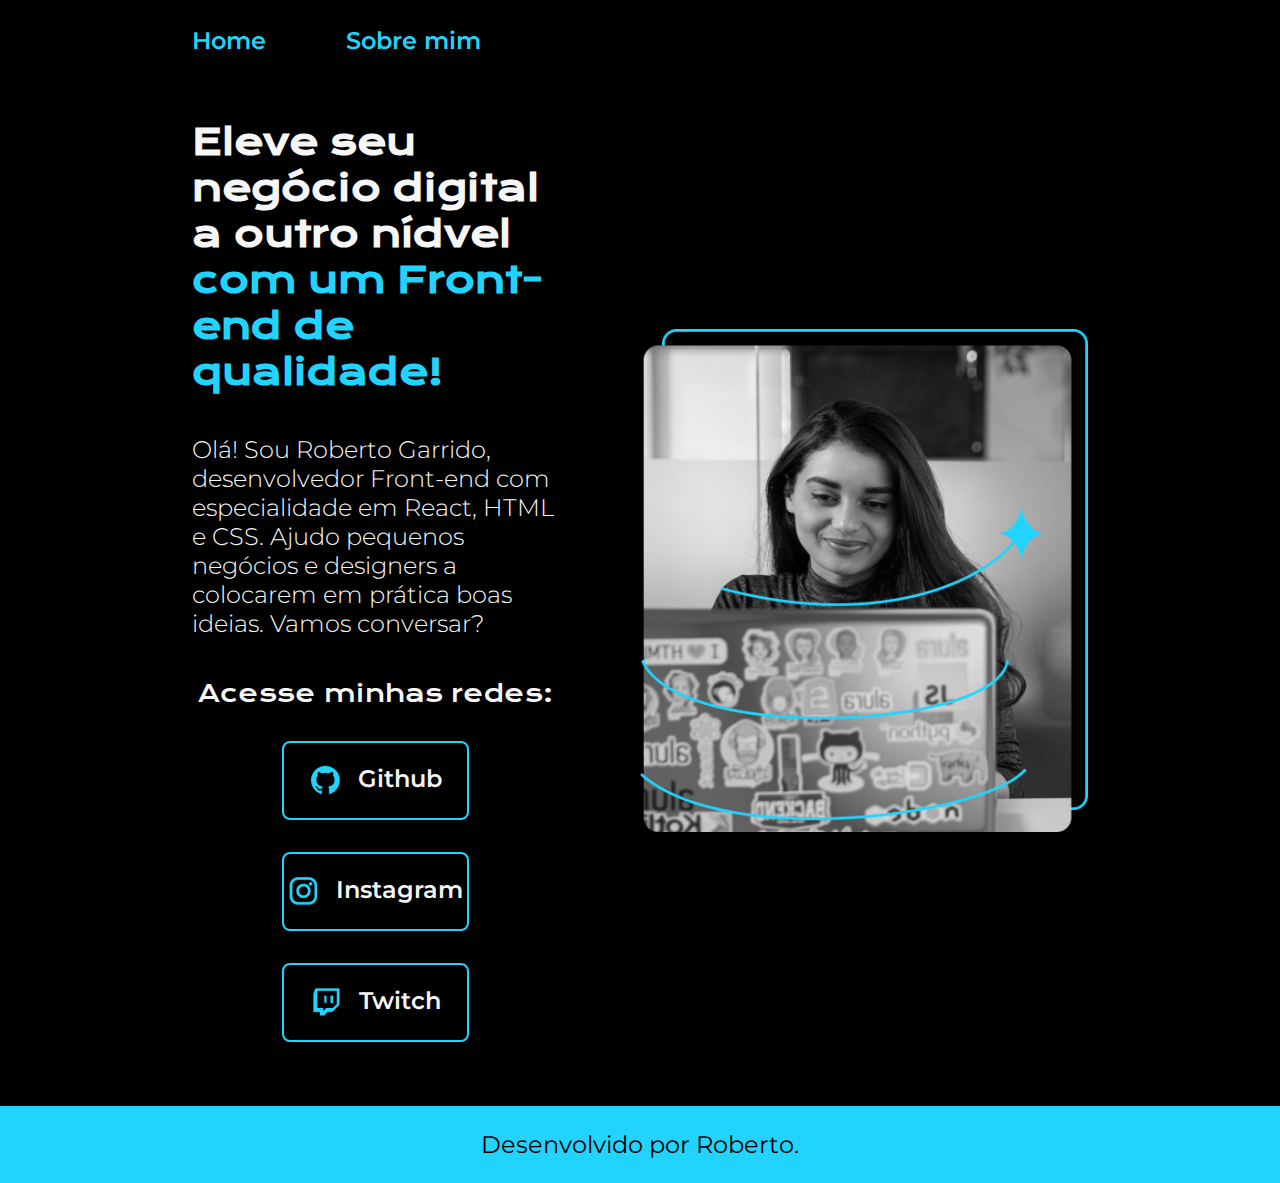
<file: index.html>
<!DOCTYPE html>
<html lang="pt-br">
<head>
    <meta charset="UTF-8">
    <meta name="viewport" content="width=device-width, initial-scale=1.0">
    <link rel="stylesheet" href="./styles/style.css"> 
    <title>Portfolio</title>
</head>
<body>
    <header class="cabecalho">
        <nav class="cabecalho__menu">
            <a class="cabecalho__menu__link" href="index.html">Home</a>
            <a class="cabecalho__menu__link" href="about.html">Sobre mim</a>
        </nav>
    </header>
    <main class="apresentacao">
        <section class="apresentacao__conteudo">
            <h1 class="apresentacao__conteudo__titulo">Eleve seu negócio digital a outro nídvel <strong class="titulo-destaque">com um Front-end de qualidade!</strong></h1>
            <p class="apresentacao__conteudo__texto">Olá! Sou Roberto Garrido, desenvolvedor Front-end com especialidade em React, HTML e CSS. Ajudo pequenos negócios e designers a colocarem em prática boas ideias. Vamos conversar?</p>
            <div class="apresentacao__links">
                <h2 class="apresentacao__links__subtitulo">Acesse minhas redes:</h2>
                <a class="apresentacao__links__navegacao" href="https://github.com/beto1987">
                    <img src="./assets/github.png">
                    Github</a>
                <a class="apresentacao__links__navegacao" href="https://instagram.com/betogarrido1987">
                    <img src="./assets/instagram.png">
                    Instagram</a>
                <a class="apresentacao__links__navegacao" href="https://twitch.tv/vimasmorri">
                    <img src="./assets/twitch.png">
                    Twitch</a>
            </div>
        </section>
        <img src="assets/Imagem.png" class="apresentacao__imagem" alt="Foto da pessoa programando em um notebook">
    </main>
    <footer class="rodape">
        <p>Desenvolvido por Roberto.</p>
    </footer>
</body>
</html>
</file>
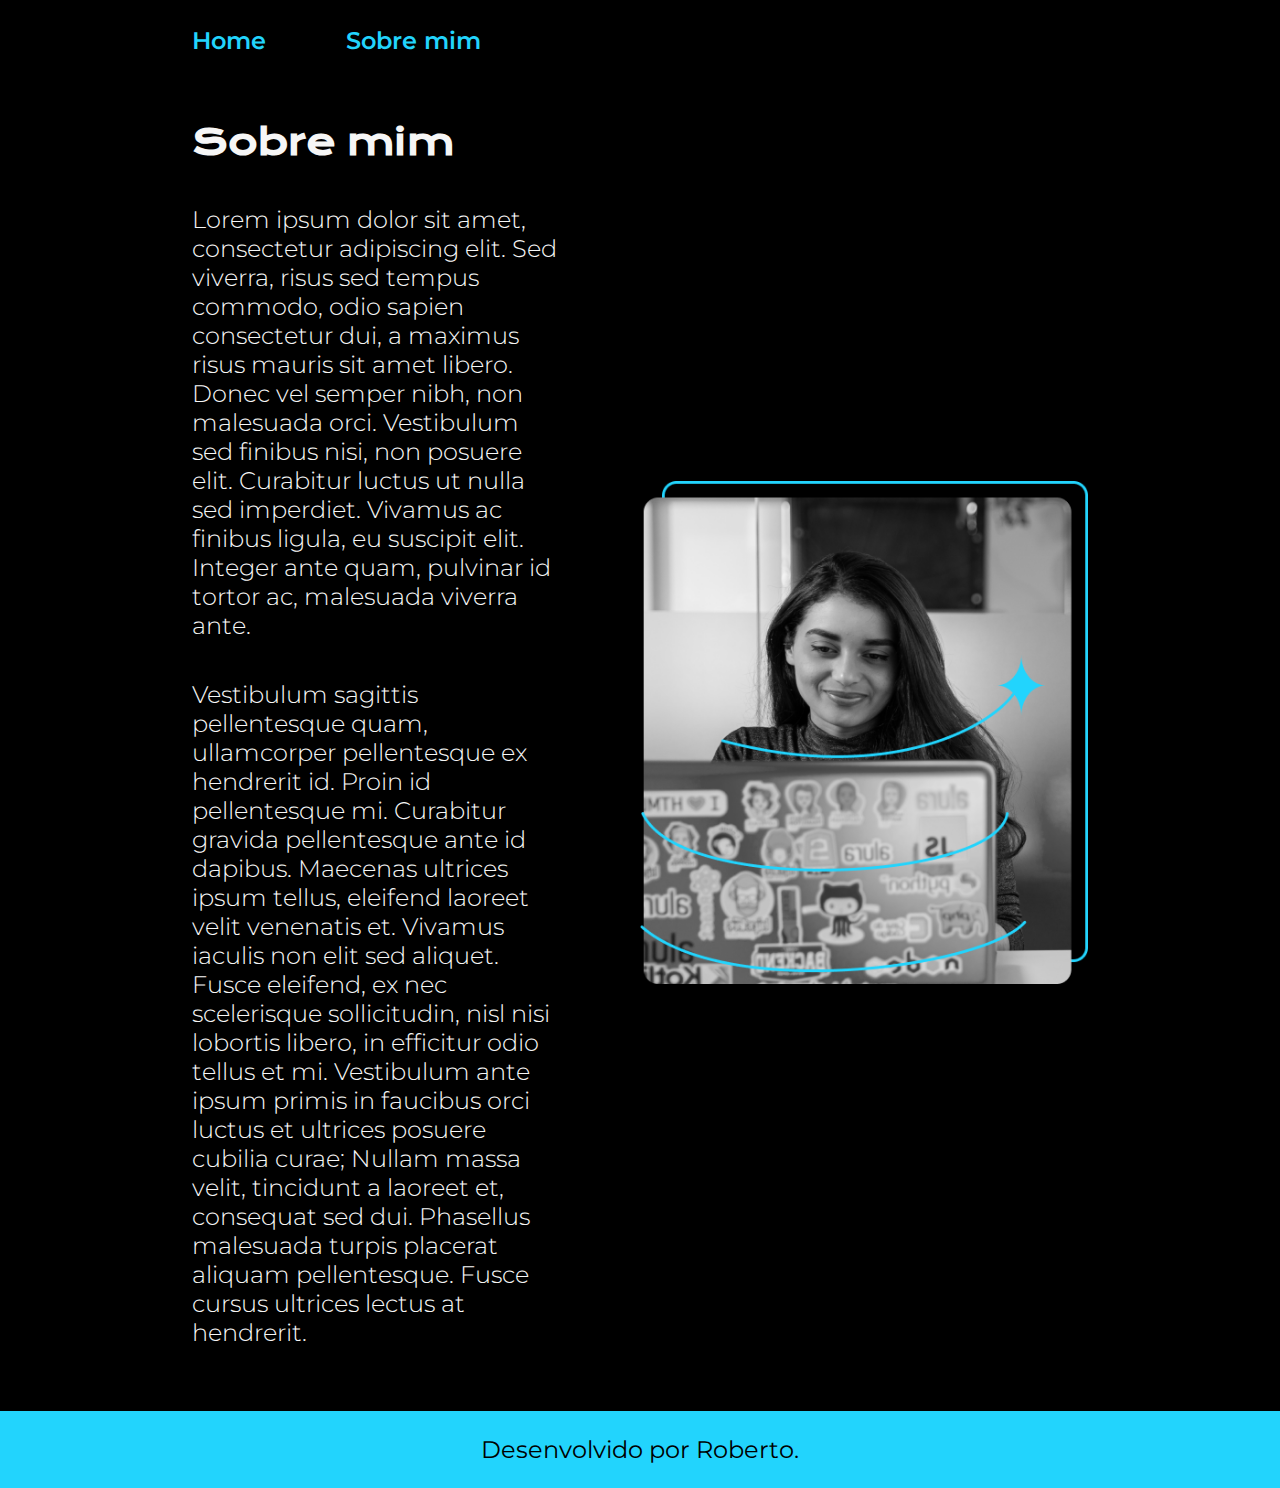
<file: about.html>
<!DOCTYPE html>
<html lang="pt-br">
<head>
    <meta charset="UTF-8">
    <meta name="viewport" content="width=device-width, initial-scale=1.0">
    <link rel="stylesheet" href="./styles/style.css"> 
    <title>Sobre mim</title>
</head>
<body>
    <header class="cabecalho">
        <nav class="cabecalho__menu">
            <a class="cabecalho__menu__link" href="index.html">Home</a>
            <a class="cabecalho__menu__link" href="about.html">Sobre mim</a>
        </nav>
    </header>
    <main class="apresentacao">
        <section class="apresentacao__conteudo">
            <h1 class="apresentacao__conteudo__titulo">Sobre mim</h1>
            <p class="apresentacao__conteudo__texto">Lorem ipsum dolor sit amet, consectetur adipiscing elit. Sed viverra, risus sed tempus commodo, odio sapien consectetur dui, a maximus risus mauris sit amet libero. Donec vel semper nibh, non malesuada orci. Vestibulum sed finibus nisi, non posuere elit. Curabitur luctus ut nulla sed imperdiet. Vivamus ac finibus ligula, eu suscipit elit. Integer ante quam, pulvinar id tortor ac, malesuada viverra ante.</p>
            <p class="apresentacao__conteudo__texto">Vestibulum sagittis pellentesque quam, ullamcorper pellentesque ex hendrerit id. Proin id pellentesque mi. Curabitur gravida pellentesque ante id dapibus. Maecenas ultrices ipsum tellus, eleifend laoreet velit venenatis et. Vivamus iaculis non elit sed aliquet. Fusce eleifend, ex nec scelerisque sollicitudin, nisl nisi lobortis libero, in efficitur odio tellus et mi. Vestibulum ante ipsum primis in faucibus orci luctus et ultrices posuere cubilia curae; Nullam massa velit, tincidunt a laoreet et, consequat sed dui. Phasellus malesuada turpis placerat aliquam pellentesque. Fusce cursus ultrices lectus at hendrerit.</p>
        </section>
        <img src="assets/Imagem.png" class="apresentacao__imagem" alt="Foto da pessoa programando em um notebook">
    </main>
    <footer class="rodape">
        <p>Desenvolvido por Roberto.</p>
    </footer>
</body>
</html>
</file>
<file: styles/style.css>
@import url('https://fonts.googleapis.com/css2?family=Krona+One&family=Montserrat:ital,wght@0,100..900;1,100..900&display=swap'); 

:root {
    --cor-primaria: #000000;
    --cor-secundaria: #F6F6F6;
    --cor-terciaria: #22D4FD;
    --cor-hover: #272727;
    --fonte-primaria:"Krona One", sans-serif;
    --fonte-secundaria: "Montserrat", sans-serif;
}

*{
    margin: 0;
    padding: 0;
}

body {
    box-sizing: border-box;
    background-color: var(--cor-primaria);
    color: var(--cor-secundaria);
}

.cabecalho {
    padding: 2% 0% 0% 15%;
}

.cabecalho__menu {
    display: flex;
    gap: 80px;
}

.cabecalho__menu__link {
    font-family: var(--fonte-secundaria);
    font-weight: 600;
    font-size: 1.5rem;
    color: var(--cor-terciaria);
    text-decoration: none;
}

.apresentacao {
    padding: 5% 15%;
    display: flex;
    align-items: center;
    justify-content: space-between;
    gap: 82px;
}

.apresentacao__conteudo{
    width: 50%;
    display: flex;
    flex-direction: column;
    gap: 40px;
}

.apresentacao__conteudo__titulo{
    font-size: 2.25rem;
    font-family: var(--fonte-primaria);
}

.titulo-destaque {
    color: var(--cor-terciaria);
}

.apresentacao__conteudo__texto{
    font-size: 1.5rem;
    font-family: var(--fonte-secundaria);
    font-weight: 300;
}

.apresentacao__links{
    display: flex;
    flex-direction: column;
    align-items: center;
    justify-content: space-between;
    gap: 32px;
}

.apresentacao__links__subtitulo{
    font-family: var(--fonte-primaria);
    font-weight: 400;
    font-size: 1.5rem;
}

.apresentacao__links__navegacao{
    display: flex;
    justify-content: center;
    gap: 16px;
    border: 2px solid var(--cor-terciaria);
    width: 50%;
    text-align: center;
    border-radius: 8px;
    font-size: 1.5rem;
    padding: 21.5px 0px;
    text-decoration: none;
    color: var(--cor-secundaria);
    font-family: var(--fonte-secundaria);
    font-weight: 600;
}

.apresentacao__links__navegacao:hover{
    display: flex;
    justify-content: center;
    gap: 16px;
    background-color: var(--cor-hover);
    border: 2px solid var(--cor-terciaria);
    width: 50%;
    text-align: center;
    border-radius: 8px;
    font-size: 1.5rem;
    padding: 21.5px 0px;
    text-decoration: none;
    color:var(--cor-secundaria);
    font-family: var(--fonte-secundaria);
    font-weight: 600;
}

.apresentacao__imagem{
    width: 50%;
}

.rodape{
    color: var(--cor-primaria);
    background-color: var(--cor-terciaria);
    padding: 24px;
    text-align: center;
    font-family: var(--fonte-secundaria);
    font-size: 1.5rem;
}

@media (max-width: 1200px) {
    .cabecalho{
        padding: 10%;
    }

    .cabecalho__menu{
        justify-content: center;
    }
    
    .apresentacao{
        flex-direction: column-reverse;
        padding: 5%;
    }

    .apresentacao__conteudo{
        width: auto;
    }

}
</file>
